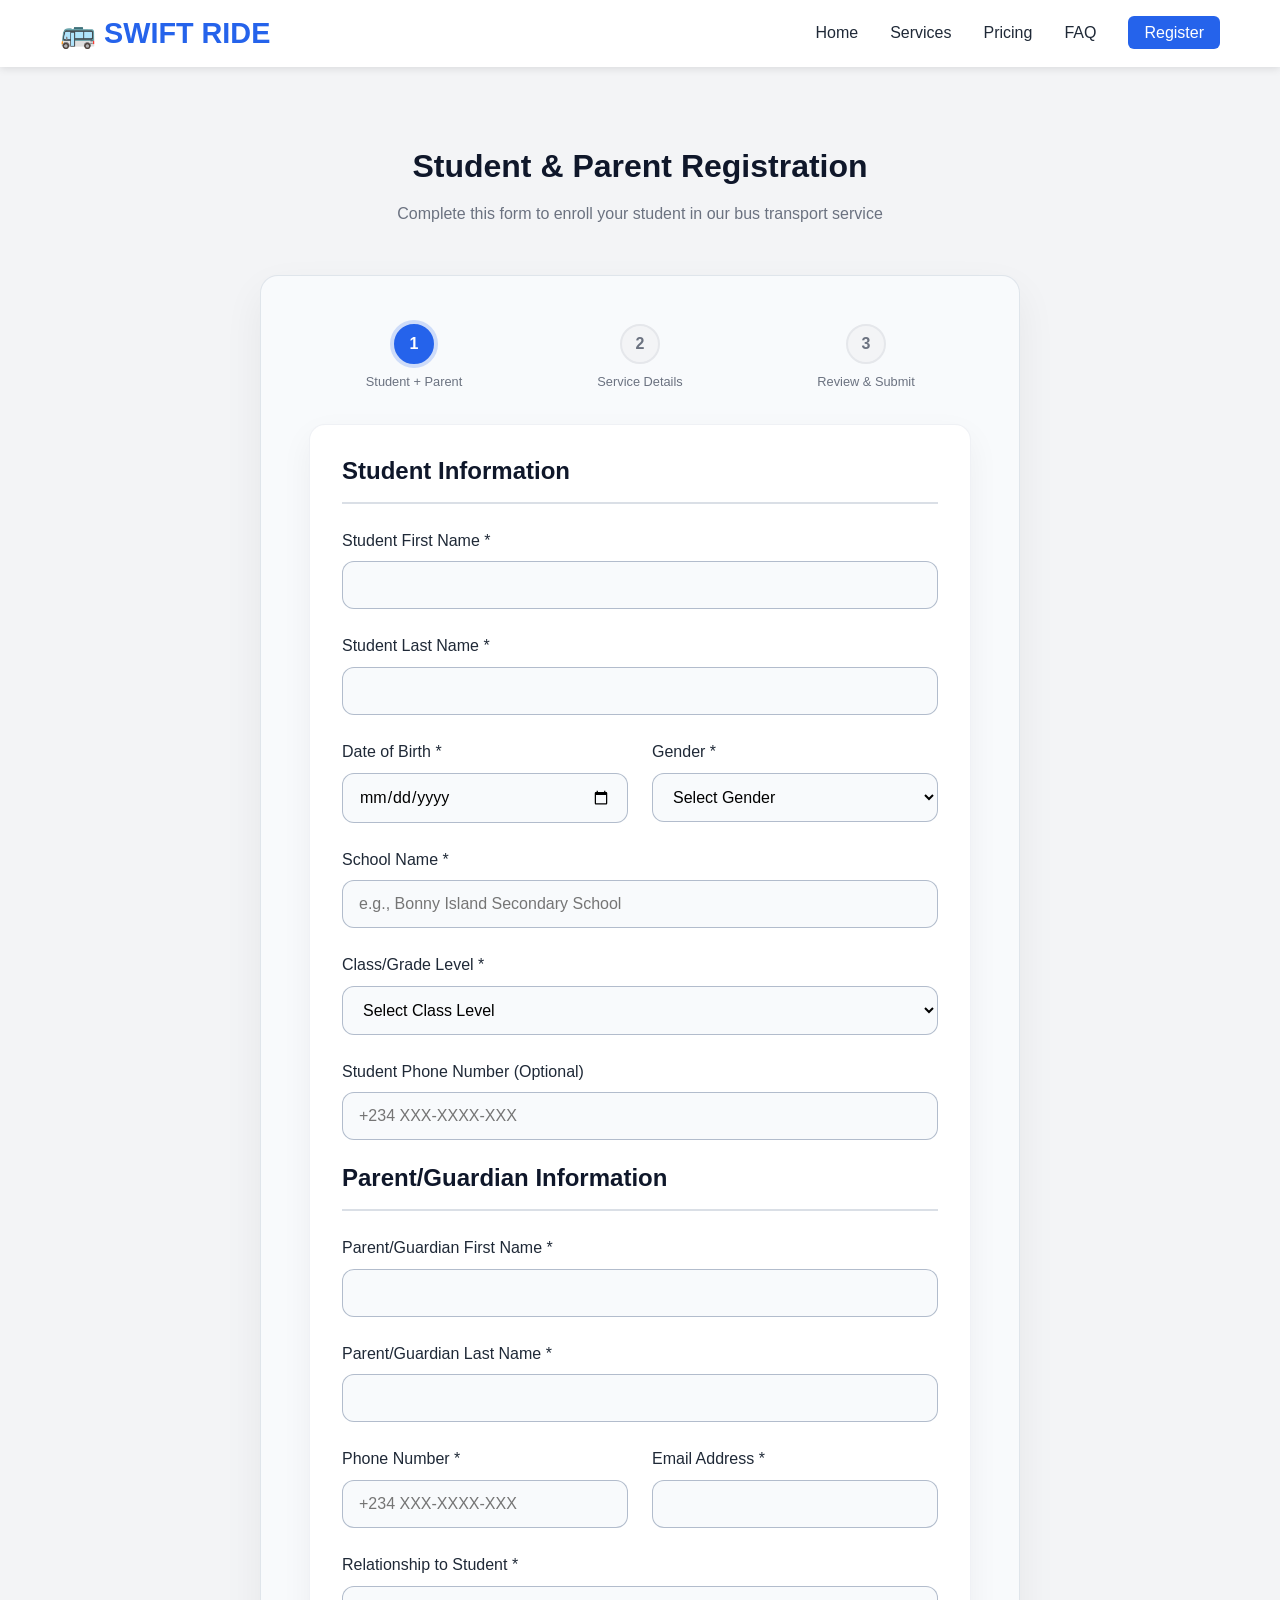
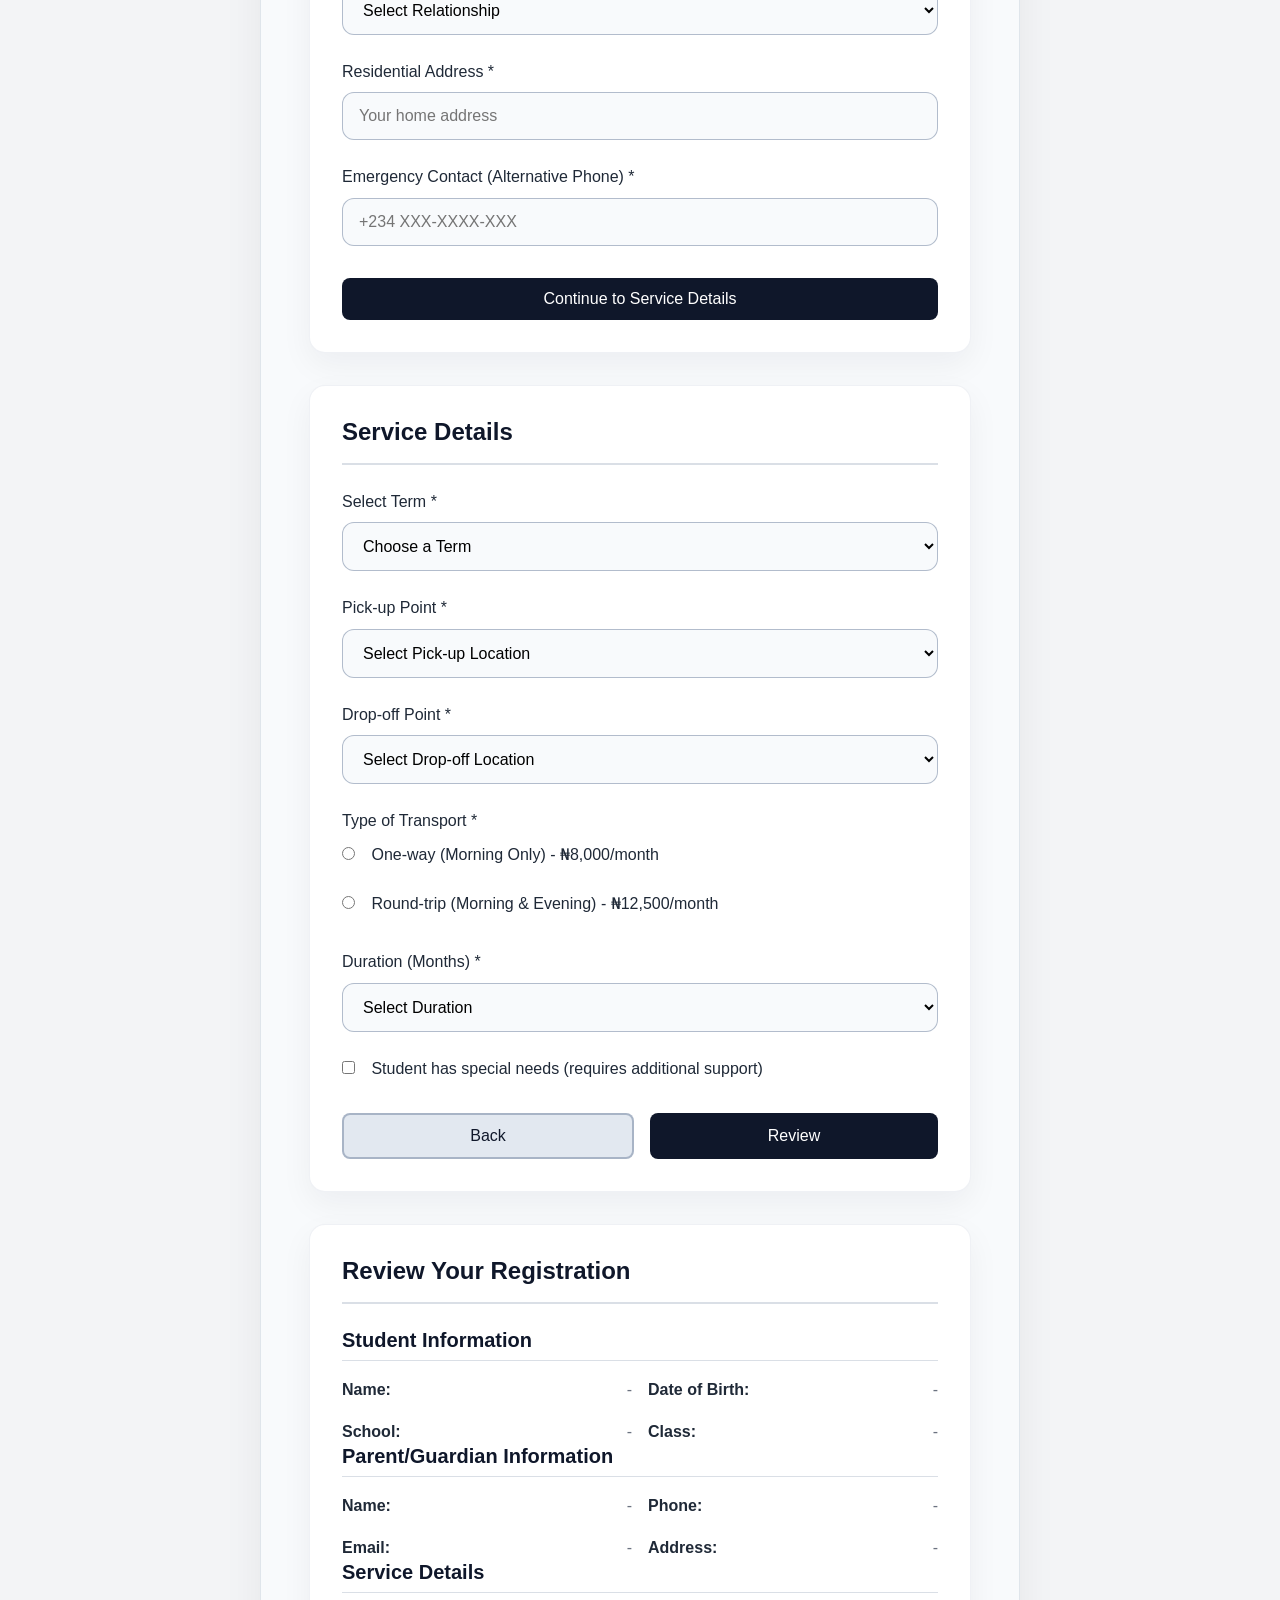
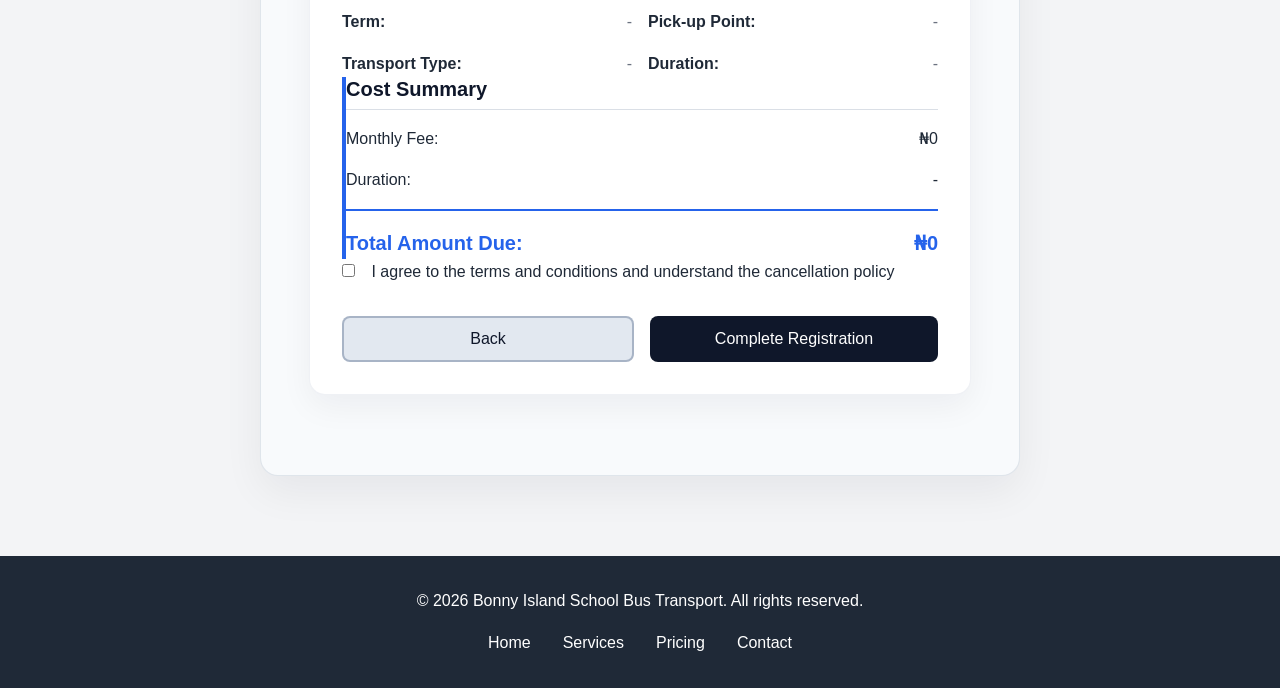
<file: registration.html>
<!DOCTYPE html>
<html lang="en">
<head>
    <meta charset="UTF-8">
    <meta name="viewport" content="width=device-width, initial-scale=1.0">
    <title>Student & Parent Registration - Bonny Island School Bus Transport</title>
    <link rel="stylesheet" href="styles.css">
</head>
<body>
    <!-- Navigation Bar -->
    <nav class="navbar">
        <div class="container">
            <div class="navbar-brand">
                <h1>🚌 SWIFT RIDE</h1>
            </div>
            <ul class="nav-menu">
                <li><a href="index.html" class="nav-link">Home</a></li>
                <li><a href="index.html#services" class="nav-link">Services</a></li>
                <li><a href="index.html#pricing" class="nav-link">Pricing</a></li>
                <li><a href="index.html#faq" class="nav-link">FAQ</a></li>
                <li><a href="#registration" class="nav-link btn-register active">Register</a></li>
            </ul>
            <div class="hamburger">
                <span></span>
                <span></span>
                <span></span>
            </div>
        </div>
    </nav>

    <!-- Registration Section -->
    <section id="registration" class="registration">
        <div class="container">
            <div class="registration-header">
                <h2>Student & Parent Registration</h2>
                <p>Complete this form to enroll your student in our bus transport service</p>
            </div>

            <div class="registration-form-container">
                <form class="registration-form" id="registrationForm" onsubmit="handleSubmit(event)">
                    <!-- Progress Indicator -->
                    <div class="form-progress">
                        <div class="progress-step active" data-step="1">
                            <span>1</span>
                            <p>Student + Parent</p>
                        </div>
                        <div class="progress-step" data-step="2">
                            <span>2</span>
                            <p>Service Details</p>
                        </div>
                        <div class="progress-step" data-step="3">
                            <span>3</span>
                            <p>Review & Submit</p>
                        </div>
                    </div>

                    <!-- Step 1: Student & Parent Information -->
                    <div class="form-step active" data-step="1">
                        <h3>Student Information</h3>
                        
                        <div class="form-group">
                            <label for="studentFirstName">Student First Name *</label>
                            <input type="text" id="studentFirstName" name="studentFirstName" required>
                        </div>

                        <div class="form-group">
                            <label for="studentLastName">Student Last Name *</label>
                            <input type="text" id="studentLastName" name="studentLastName" required>
                        </div>

                        <div class="form-row">
                            <div class="form-group">
                                <label for="dob">Date of Birth *</label>
                                <input type="date" id="dob" name="dob" required>
                            </div>
                            <div class="form-group">
                                <label for="gender">Gender *</label>
                                <select id="gender" name="gender" required>
                                    <option value="">Select Gender</option>
                                    <option value="Male">Male</option>
                                    <option value="Female">Female</option>
                                </select>
                            </div>
                        </div>

                        <div class="form-group">
                            <label for="school">School Name *</label>
                            <input type="text" id="school" name="school" placeholder="e.g., Bonny Island Secondary School" required>
                        </div>

                        <div class="form-group">
                            <label for="classLevel">Class/Grade Level *</label>
                            <select id="classLevel" name="classLevel" required>
                                <option value="">Select Class Level</option>
                                <option value="JSS1">JSS1</option>
                                <option value="JSS2">JSS2</option>
                                <option value="JSS3">JSS3</option>
                                <option value="SS1">SS1</option>
                                <option value="SS2">SS2</option>
                                <option value="SS3">SS3</option>
                                <option value="Primary 1">Primary 1</option>
                                <option value="Primary 2">Primary 2</option>
                                <option value="Primary 3">Primary 3</option>
                                <option value="Primary 4">Primary 4</option>
                                <option value="Primary 5">Primary 5</option>
                                <option value="Primary 6">Primary 6</option>
                            </select>
                        </div>

                        <div class="form-group">
                            <label for="studentPhone">Student Phone Number (Optional)</label>
                            <input type="tel" id="studentPhone" name="studentPhone" placeholder="+234 XXX-XXXX-XXX">
                        </div>

                        <h3>Parent/Guardian Information</h3>

                        <div class="form-group">
                            <label for="parentFirstName">Parent/Guardian First Name *</label>
                            <input type="text" id="parentFirstName" name="parentFirstName" required>
                        </div>

                        <div class="form-group">
                            <label for="parentLastName">Parent/Guardian Last Name *</label>
                            <input type="text" id="parentLastName" name="parentLastName" required>
                        </div>

                        <div class="form-row">
                            <div class="form-group">
                                <label for="parentPhone">Phone Number *</label>
                                <input type="tel" id="parentPhone" name="parentPhone" placeholder="+234 XXX-XXXX-XXX" required>
                            </div>
                            <div class="form-group">
                                <label for="parentEmail">Email Address *</label>
                                <input type="email" id="parentEmail" name="parentEmail" required>
                            </div>
                        </div>

                        <div class="form-group">
                            <label for="relationship">Relationship to Student *</label>
                            <select id="relationship" name="relationship" required>
                                <option value="">Select Relationship</option>
                                <option value="Father">Father</option>
                                <option value="Mother">Mother</option>
                                <option value="Guardian">Guardian</option>
                                <option value="Other">Other</option>
                            </select>
                        </div>

                        <div class="form-group">
                            <label for="parentAddress">Residential Address *</label>
                            <input type="text" id="parentAddress" name="parentAddress" placeholder="Your home address" required>
                        </div>

                        <div class="form-group">
                            <label for="emergencyContact">Emergency Contact (Alternative Phone) *</label>
                            <input type="tel" id="emergencyContact" name="emergencyContact" placeholder="+234 XXX-XXXX-XXX" required>
                        </div>

                        <div class="form-actions">
                            <button type="button" class="btn btn-primary" onclick="goToStep(2)">Continue to Service Details</button>
                        </div>
                    </div>

                    <!-- Step 2: Service Details -->
                    <div class="form-step active" data-step="2">
                        <h3>Service Details</h3>

                        <div class="form-group">
                            <label for="term">Select Term *</label>
                            <select id="term" name="term" required onchange="updateTermPrice()">
                                <option value="">Choose a Term</option>
                                <option value="Term 1">Term 1 (January - March) - ₦12,500/month</option>
                                <option value="Term 2">Term 2 (April - July) - ₦12,500/month</option>
                                <option value="Term 3">Term 3 (September - December) - ₦12,500/month</option>
                            </select>
                        </div>

                        <div class="form-group">
                            <label for="pickupPoint">Pick-up Point *</label>
                            <select id="pickupPoint" name="pickupPoint" required>
                                <option value="">Select Pick-up Location</option>
                                <option value="Central Bonny">Central Bonny - 6:30 AM</option>
                                <option value="East Bonny">East Bonny - 6:45 AM</option>
                                <option value="West Bonny">West Bonny - 7:00 AM</option>
                                <option value="North Bonny">North Bonny - 6:15 AM</option>
                                <option value="South Bonny">South Bonny - 7:15 AM</option>
                            </select>
                        </div>

                        <div class="form-group">
                            <label for="dropoffPoint">Drop-off Point *</label>
                            <select id="dropoffPoint" name="dropoffPoint" required>
                                <option value="">Select Drop-off Location</option>
                                <option value="School Main Gate">School Main Gate</option>
                                <option value="School Entrance A">School Entrance A</option>
                                <option value="School Entrance B">School Entrance B</option>
                            </select>
                        </div>

                        <div class="form-group">
                            <label for="transportType">Type of Transport *</label>
                            <div class="radio-group">
                                <label class="radio-label">
                                    <input type="radio" name="transportType" value="One-way (Morning)" required>
                                    One-way (Morning Only) - ₦8,000/month
                                </label>
                                <label class="radio-label">
                                    <input type="radio" name="transportType" value="Round-trip (Morning & Evening)" required>
                                    Round-trip (Morning & Evening) - ₦12,500/month
                                </label>
                            </div>
                        </div>

                        <div class="form-group">
                            <label for="month">Duration (Months) *</label>
                            <select id="month" name="month" required>
                                <option value="">Select Duration</option>
                                <option value="1">1 Month</option>
                                <option value="2">2 Months</option>
                                <option value="3">3 Months</option>
                                <option value="4">4 Months (Full Term)</option>
                            </select>
                        </div>

                        <div class="form-group">
                            <label class="checkbox-label">
                                <input type="checkbox" name="hasDisability" id="hasDisability" onchange="toggleDisabilityField()">
                                Student has special needs (requires additional support)
                            </label>
                        </div>

                        <div class="form-group" id="disabilityField" style="display:none;">
                            <label for="disabilityDetails">Please describe special needs:</label>
                            <textarea id="disabilityDetails" name="disabilityDetails" rows="3" placeholder="Briefly describe any special requirements..."></textarea>
                        </div>

                        <div class="form-actions">
                            <button type="button" class="btn btn-secondary" onclick="goToStep(1)">Back</button>
                            <button type="button" class="btn btn-primary" onclick="goToStep(3)">Review</button>
                        </div>
                    </div>

                    <!-- Step 3: Review & Submit -->
                    <div class="form-step" data-step="3">
                        <h3>Review Your Registration</h3>

                        <div class="review-section">
                            <h4>Student Information</h4>
                            <div class="review-grid">
                                <div class="review-item">
                                    <span class="label">Name:</span>
                                    <span id="reviewStudentName" class="value">-</span>
                                </div>
                                <div class="review-item">
                                    <span class="label">Date of Birth:</span>
                                    <span id="reviewDOB" class="value">-</span>
                                </div>
                                <div class="review-item">
                                    <span class="label">School:</span>
                                    <span id="reviewSchool" class="value">-</span>
                                </div>
                                <div class="review-item">
                                    <span class="label">Class:</span>
                                    <span id="reviewClass" class="value">-</span>
                                </div>
                            </div>
                        </div>

                        <div class="review-section">
                            <h4>Parent/Guardian Information</h4>
                            <div class="review-grid">
                                <div class="review-item">
                                    <span class="label">Name:</span>
                                    <span id="reviewParentName" class="value">-</span>
                                </div>
                                <div class="review-item">
                                    <span class="label">Phone:</span>
                                    <span id="reviewParentPhone" class="value">-</span>
                                </div>
                                <div class="review-item">
                                    <span class="label">Email:</span>
                                    <span id="reviewParentEmail" class="value">-</span>
                                </div>
                                <div class="review-item">
                                    <span class="label">Address:</span>
                                    <span id="reviewParentAddress" class="value">-</span>
                                </div>
                            </div>
                        </div>

                        <div class="review-section">
                            <h4>Service Details</h4>
                            <div class="review-grid">
                                <div class="review-item">
                                    <span class="label">Term:</span>
                                    <span id="reviewTerm" class="value">-</span>
                                </div>
                                <div class="review-item">
                                    <span class="label">Pick-up Point:</span>
                                    <span id="reviewPickup" class="value">-</span>
                                </div>
                                <div class="review-item">
                                    <span class="label">Transport Type:</span>
                                    <span id="reviewTransport" class="value">-</span>
                                </div>
                                <div class="review-item">
                                    <span class="label">Duration:</span>
                                    <span id="reviewDuration" class="value">-</span>
                                </div>
                            </div>
                        </div>

                        <div class="review-section cost-summary">
                            <h4>Cost Summary</h4>
                            <div class="cost-breakdown">
                                <div class="cost-item">
                                    <span>Monthly Fee:</span>
                                    <span id="monthlyFee">₦0</span>
                                </div>
                                <div class="cost-item">
                                    <span>Duration:</span>
                                    <span id="durationDisplay">-</span>
                                </div>
                                <div class="cost-item total">
                                    <span>Total Amount Due:</span>
                                    <span id="totalAmount">₦0</span>
                                </div>
                            </div>
                        </div>

                        <div class="form-group">
                            <label class="checkbox-label">
                                <input type="checkbox" name="agreeTerms" required>
                                I agree to the terms and conditions and understand the cancellation policy
                            </label>
                        </div>

                        <div class="form-actions">
                            <button type="button" class="btn btn-secondary" onclick="goToStep(3)">Back</button>
                            <button type="submit" class="btn btn-primary btn-submit">Complete Registration</button>
                        </div>
                    </div>
                </form>
            </div>
        </div>
    </section>

    <!-- Footer -->
    <footer class="footer">
        <div class="container">
            <p>&copy; 2026 Bonny Island School Bus Transport. All rights reserved.</p>
            <div class="footer-links">
                <a href="index.html">Home</a>
                <a href="index.html#services">Services</a>
                <a href="index.html#pricing">Pricing</a>
                <a href="index.html#contact">Contact</a>
            </div>
        </div>
    </footer>

    <script src="script.js"></script>
</body>
</html>
</file>
<file: styles.css>
/* ============================================
   GENERAL STYLES
   ============================================ */

* {
    margin: 0;
    padding: 0;
    box-sizing: border-box;
}

:root {
    --primary-color: #2563eb;
    --secondary-color: #1e40af;
    --accent-color: #f59e0b;
    --light-bg: #f3f4f6;
    --dark-text: #1f2937;
    --light-text: #6b7280;
    --border-color: #e5e7eb;
    --success-color: #10b981;
    --error-color: #ef4444;
}

html {
    scroll-behavior: smooth;
}

body {
    font-family: 'Segoe UI', Tahoma, Geneva, Verdana, sans-serif;
    line-height: 1.6;
    color: var(--dark-text);
    background-color: #fff;
}

.container {
    max-width: 1200px;
    margin: 0 auto;
    padding: 0 20px;
}

/* ============================================
   TYPOGRAPHY
   ============================================ */

h1, h2, h3, h4, h5, h6 {
    font-weight: 600;
    line-height: 1.2;
    margin-bottom: 1rem;
}

h1 {
    font-size: 2.5rem;
}

h2 {
    font-size: 2rem;
}

h3 {
    font-size: 1.5rem;
}

h4 {
    font-size: 1.25rem;
}

p {
    margin-bottom: 1rem;
    color: var(--light-text);
}

/* ============================================
   BUTTONS
   ============================================ */

.btn {
    display: inline-block;
    padding: 12px 28px;
    border: none;
    border-radius: 8px;
    font-size: 1rem;
    font-weight: 500;
    cursor: pointer;
    transition: all 0.3s ease;
    text-decoration: none;
    text-align: center;
}

.btn-primary {
    background-color: var(--primary-color);
    color: white;
}

.btn-primary:hover {
    background-color: var(--secondary-color);
    transform: translateY(-2px);
    box-shadow: 0 4px 12px rgba(37, 99, 235, 0.3);
}

.btn-secondary {
    background-color: var(--light-bg);
    color: var(--dark-text);
    border: 2px solid var(--border-color);
}

.btn-secondary:hover {
    background-color: var(--border-color);
    transform: translateY(-2px);
}

.btn-register-now {
    width: 100%;
    padding: 14px;
}

.btn-submit {
    width: 100%;
}

/* ============================================
   NAVIGATION
   ============================================ */

.navbar {
    background-color: white;
    box-shadow: 0 2px 8px rgba(0, 0, 0, 0.1);
    position: sticky;
    top: 0;
    z-index: 100;
}

.navbar .container {
    display: flex;
    justify-content: space-between;
    align-items: center;
    padding: 1rem 20px;
}

.navbar-brand h1 {
    font-size: 1.8rem;
    margin: 0;
    color: var(--primary-color);
}

.nav-menu {
    display: flex;
    list-style: none;
    gap: 2rem;
    align-items: center;
}

.nav-link {
    text-decoration: none;
    color: var(--dark-text);
    font-weight: 500;
    transition: color 0.3s ease;
}

.nav-link:hover,
.nav-link.active {
    color: var(--primary-color);
}

.nav-link.btn-register {
    background-color: var(--primary-color);
    color: white;
    padding: 8px 16px;
    border-radius: 6px;
}

.nav-link.btn-register:hover {
    background-color: var(--secondary-color);
}

.hamburger {
    display: none;
    flex-direction: column;
    cursor: pointer;
}

.hamburger span {
    width: 25px;
    height: 3px;
    background-color: var(--dark-text);
    margin: 5px 0;
    transition: 0.3s;
}

/* ============================================
   HERO SECTION
   ============================================ */

.hero {
    background: linear-gradient(135deg, var(--primary-color) 0%, var(--secondary-color) 100%);
    color: white;
    padding: 80px 20px;
}

.hero .container {
    display: grid;
    grid-template-columns: 1fr 1fr;
    gap: 3rem;
    align-items: center;
}

.hero-content h2 {
    font-size: 3rem;
    margin-bottom: 1rem;
    color: white;
}

.hero-content p {
    font-size: 1.2rem;
    margin-bottom: 2rem;
    color: rgba(255, 255, 255, 0.9);
}

.hero-buttons {
    display: flex;
    gap: 1rem;
}

.hero .btn {
    padding: 14px 32px;
}

.hero .btn-primary {
    background-color: white;
    color: var(--primary-color);
}

.hero .btn-primary:hover {
    background-color: var(--light-bg);
}

.hero .btn-secondary {
    background-color: transparent;
    color: white;
    border: 2px solid white;
}

.hero .btn-secondary:hover {
    background-color: rgba(255, 255, 255, 0.1);
}

    .hero-grid {
        display: grid;
        grid-template-columns: 1fr 1fr;
        gap: 3rem;
        align-items: center;
    }

    .hero-content {
        max-width: 560px;
        display: flex;
        flex-direction: column;
        justify-content: flex-start;
        gap: 1.5rem;
        visibility: visible;
        opacity: 1;
    }

    .hero-tag {
        display: inline-flex;
        align-items: center;
        gap: 0.5rem;
        margin-bottom: 1rem;
        padding: 0.65rem 1rem;
        border-radius: 999px;
        background-color: rgba(255, 255, 255, 0.16);
        color: rgba(255, 255, 255, 0.95);
        font-size: 0.85rem;
        letter-spacing: 0.08em;
        text-transform: uppercase;
    }

    .hero-visual {
        position: relative;
        display: grid;
        place-items: center;
        width: 100%;
        height: 100%;
        min-height: 500px;
    }

    .hero-photo {
        width: 100%;
        height: 100%;
        min-height: 500px;
        border-radius: 28px;
        box-shadow: 0 32px 90px rgba(15, 23, 42, 0.24);
        object-fit: cover;
        display: block;
    }

    .hero-illustration {
        position: absolute;
        bottom: -24px;
        right: -24px;
        width: 100px;
        height: 100px;
        display: flex;
        align-items: center;
        justify-content: center;
        background: rgba(255, 255, 255, 0.16);
        border: 1px solid rgba(255, 255, 255, 0.25);
        border-radius: 50%;
        color: white;
        font-size: 3rem;
        animation: float 3s ease-in-out infinite;
    }

    @media (max-width: 1024px) {
        .hero-grid {
            grid-template-columns: 1fr;
        }

        .hero {
            padding: 60px 20px;
        }
    }

    @media (max-width: 768px) {
        .hero-buttons {
            flex-direction: column;
            align-items: stretch;
        }

        .hero-buttons .btn {
            width: 100%;
        }

        .hero-illustration {
            position: static;
            margin: 1.5rem auto 0;
        }
    }

    @keyframes float {
        from {
            transform: translateY(0);
        }
        50% {
            transform: translateY(-20px);
        }
        to {
            transform: translateY(0);
        }
    }

/* ============================================
   SECTION STYLES
   ============================================ */

.section-title {
    text-align: center;
    font-size: 2.5rem;
    margin-bottom: 0.5rem;
    color: var(--dark-text);
}

.pricing-subtitle {
    text-align: center;
    color: var(--light-text);
    margin-bottom: 3rem;
}

section {
    padding: 80px 20px;
}

/* ============================================
   SERVICES SECTION
   ============================================ */

.services {
    background-color: var(--light-bg);
}

.services-grid {
    display: grid;
    grid-template-columns: repeat(auto-fit, minmax(300px, 1fr));
    gap: 2rem;
}

.service-card {
    background-color: white;
    padding: 2rem;
    border-radius: 12px;
    box-shadow: 0 2px 8px rgba(0, 0, 0, 0.08);
    transition: all 0.3s ease;
    text-align: center;
}

.service-card:hover {
    transform: translateY(-8px);
    box-shadow: 0 8px 24px rgba(0, 0, 0, 0.12);
}

.service-icon {
    font-size: 3rem;
    margin-bottom: 1rem;
}

.service-card h3 {
    color: var(--dark-text);
    margin-bottom: 0.5rem;
}

.service-card p {
    font-size: 0.95rem;
    color: var(--light-text);
}

/* ============================================
   PRICING SECTION
   ============================================ */

.pricing {
    background-color: white;
}

.pricing-grid {
    display: grid;
    grid-template-columns: repeat(auto-fit, minmax(300px, 1fr));
    gap: 2rem;
    margin-bottom: 4rem;
}

.price-card {
    background-color: white;
    border: 2px solid var(--border-color);
    border-radius: 12px;
    padding: 2rem;
    text-align: center;
    transition: all 0.3s ease;
    position: relative;
}

.price-card:hover {
    transform: translateY(-8px);
    box-shadow: 0 12px 32px rgba(37, 99, 235, 0.15);
}

.price-card.featured {
    border-color: var(--primary-color);
    border-width: 3px;
    transform: scale(1.05);
}

.term-badge {
    display: inline-block;
    background-color: var(--accent-color);
    color: white;
    padding: 0.5rem 1rem;
    border-radius: 20px;
    font-size: 0.85rem;
    font-weight: 600;
    margin-bottom: 1rem;
}

.featured-badge {
    background-color: var(--primary-color);
    box-shadow: 0 4px 12px rgba(37, 99, 235, 0.3);
}

.price-card h3 {
    font-size: 1.2rem;
    margin-bottom: 1rem;
    color: var(--dark-text);
}

.price {
    font-size: 2.5rem;
    font-weight: 700;
    color: var(--primary-color);
    margin-bottom: 0.5rem;
}

.price-period {
    color: var(--light-text);
    margin-bottom: 1.5rem;
    font-size: 0.95rem;
}

.price-features {
    list-style: none;
    margin-bottom: 2rem;
    text-align: left;
}

.price-features li {
    padding: 0.5rem 0;
    color: var(--light-text);
    border-bottom: 1px solid var(--border-color);
}

.price-features li:last-child {
    border-bottom: none;
}

.payment-options {
    background-color: var(--light-bg);
    padding: 3rem;
    border-radius: 12px;
    margin-top: 3rem;
}

.payment-options h3 {
    text-align: center;
    margin-bottom: 2rem;
}

.payment-grid {
    display: grid;
    grid-template-columns: repeat(auto-fit, minmax(250px, 1fr));
    gap: 2rem;
}

.payment-method {
    background-color: white;
    padding: 1.5rem;
    border-radius: 8px;
    text-align: center;
    box-shadow: 0 2px 4px rgba(0, 0, 0, 0.05);
}

.payment-method h4 {
    color: var(--primary-color);
    margin-bottom: 0.5rem;
}

/* ============================================
   FAQ SECTION
   ============================================ */

.faq {
    background-color: var(--light-bg);
}

.faq-grid {
    display: grid;
    grid-template-columns: repeat(auto-fit, minmax(300px, 1fr));
    gap: 2rem;
}

.faq-item {
    background-color: white;
    padding: 1.5rem;
    border-radius: 8px;
    border-left: 4px solid var(--primary-color);
}

.faq-item h3 {
    color: var(--primary-color);
    margin-bottom: 0.75rem;
    font-size: 1.1rem;
}

.faq-item p {
    color: var(--light-text);
    font-size: 0.95rem;
}

/* ============================================
   CONTACT SECTION
   ============================================ */

.contact {
    background-color: white;
}

.contact-grid {
    display: grid;
    grid-template-columns: repeat(auto-fit, minmax(250px, 1fr));
    gap: 2rem;
    margin-bottom: 3rem;
}

.contact-item {
    text-align: center;
    padding: 2rem;
    background-color: var(--light-bg);
    border-radius: 8px;
}

.contact-item h3 {
    color: var(--primary-color);
    margin-bottom: 0.5rem;
}

.quick-form {
    background-color: var(--light-bg);
    padding: 2rem;
    border-radius: 8px;
    max-width: 600px;
    margin: 0 auto;
}

.quick-form form {
    display: flex;
    flex-direction: column;
    gap: 1rem;
}

.quick-form input,
.quick-form textarea {
    padding: 12px;
    border: 1px solid var(--border-color);
    border-radius: 6px;
    font-family: inherit;
    font-size: 1rem;
}

.quick-form textarea {
    resize: vertical;
}

/* ============================================
   REGISTRATION SECTION
   ============================================ */

.registration {
    background-color: var(--light-bg);
    min-height: 100vh;
}

.registration-header {
    text-align: center;
    margin-bottom: 3rem;
}

.registration-header h2 {
    color: #0f172a;
}

.registration-form-container {
    max-width: 760px;
    margin: 0 auto;
    background-color: #f8fafc;
    padding: 3rem;
    border-radius: 18px;
    border: 1px solid rgba(148, 163, 184, 0.25);
    box-shadow: 0 16px 40px rgba(15, 23, 42, 0.06);
}

.form-progress {
    display: flex;
    justify-content: space-between;
    margin-bottom: 2rem;
    gap: 1rem;
    flex-wrap: wrap;
}

.progress-step {
    display: flex;
    flex-direction: column;
    align-items: center;
    color: var(--light-text);
    flex: 1;
    position: relative;
}

.progress-step:not(:last-child)::after {
    content: '';
    position: absolute;
    top: 20px;
    left: 50%;
    width: 100%;
    height: 2px;
    background-color: var(--border-color);
    z-index: -1;
}

.progress-step span {
    width: 40px;
    height: 40px;
    border-radius: 50%;
    background-color: var(--light-bg);
    border: 2px solid var(--border-color);
    display: flex;
    align-items: center;
    justify-content: center;
    font-weight: 600;
    margin-bottom: 0.5rem;
    transition: all 0.3s ease;
}

.progress-step.active span {
    background-color: var(--primary-color);
    color: white;
    border-color: var(--primary-color);
    box-shadow: 0 0 0 4px rgba(37, 99, 235, 0.2);
}

.progress-step.active,
.progress-step.completed {
    color: var(--primary-color);
}

.progress-step.completed span {
    background-color: var(--success-color);
    border-color: var(--success-color);
    color: white;
}

.progress-step p {
    font-size: 0.8rem;
    margin: 0;
}

.form-step {
    display: block;
    margin-bottom: 2rem;
    padding: 2rem;
    background-color: white;
    border: 1px solid rgba(148, 163, 184, 0.15);
    border-radius: 16px;
    box-shadow: 0 12px 32px rgba(15, 23, 42, 0.05);
}

.form-step.active {
    display: block;
    animation: fadeIn 0.3s ease;
}

@keyframes fadeIn {
    from { opacity: 0; }
    to { opacity: 1; }
}

.form-step h3 {
    color: #0f172a;
    margin-bottom: 1.5rem;
    border-bottom: 2px solid rgba(148, 163, 184, 0.35);
    padding-bottom: 1rem;
}

.form-group {
    margin-bottom: 1.5rem;
}

.form-group label {
    display: block;
    margin-bottom: 0.5rem;
    font-weight: 500;
    color: var(--dark-text);
}

.form-group input,
.form-group select,
.form-group textarea {
    width: 100%;
    padding: 14px 16px;
    border: 1px solid rgba(148, 163, 184, 0.7);
    border-radius: 12px;
    font-family: inherit;
    font-size: 1rem;
    transition: border-color 0.3s ease, box-shadow 0.3s ease;
    background-color: #f8fafc;
}

.form-group input:focus,
.form-group select:focus,
.form-group textarea:focus {
    outline: none;
    border-color: #0f172a;
    box-shadow: 0 0 0 4px rgba(15, 23, 42, 0.08);
}

.form-group textarea {
    resize: vertical;
}

.form-row {
    display: grid;
    grid-template-columns: 1fr 1fr;
    gap: 1.5rem;
}

.radio-group {
    display: flex;
    flex-direction: column;
    gap: 1rem;
}

.radio-label,
.checkbox-label {
    display: flex;
    align-items: center;
    cursor: pointer;
    font-weight: normal;
}

.radio-label input[type="radio"],
.checkbox-label input[type="checkbox"] {
    width: auto;
    margin-right: 0.75rem;
    cursor: pointer;
}

.form-actions {
    display: flex;
    gap: 1rem;
    margin-top: 2rem;
    flex-wrap: wrap;
}

.form-actions .btn {
    flex: 1;
    min-width: 150px;
}

.form-actions .btn-primary {
    background-color: #0f172a;
    color: white;
}

.form-actions .btn-primary:hover {
    background-color: #111827;
}

.form-actions .btn-secondary {
    background-color: #e2e8f0;
    color: #0f172a;
    border-color: rgba(148, 163, 184, 0.75);
}

    .whatsapp-float {
        position: fixed;
        right: 24px;
        bottom: 24px;
        width: 60px;
        height: 60px;
        background-color: #25d366;
        color: white;
        border-radius: 50%;
        display: flex;
        align-items: center;
        justify-content: center;
        text-decoration: none;
        box-shadow: 0 14px 35px rgba(37, 99, 235, 0.18);
        font-size: 1.6rem;
        z-index: 200;
        transition: transform 0.25s ease, box-shadow 0.25s ease;
    }

    .whatsapp-float:hover {
        transform: translateY(-3px);
        box-shadow: 0 20px 40px rgba(37, 99, 235, 0.22);
    }

    @media (max-width: 768px) {
        .whatsapp-float {
            right: 16px;
            bottom: 16px;
            width: 52px;
            height: 52px;
            font-size: 1.4rem;
        }
    }

.review-section h4 {
    color: #0f172a;
    margin-bottom: 1rem;
    border-bottom: 1px solid rgba(148, 163, 184, 0.35);
    padding-bottom: 0.5rem;
}

.review-grid {
    display: grid;
    grid-template-columns: 1fr 1fr;
    gap: 1rem;
}

.review-item {
    display: flex;
    justify-content: space-between;
}

.review-item .label {
    font-weight: 600;
    color: var(--dark-text);
}

.review-item .value {
    color: var(--light-text);
}

.cost-summary {
    background-color: linear-gradient(135deg, rgba(37, 99, 235, 0.1) 0%, rgba(37, 99, 235, 0.05) 100%);
    border-left: 4px solid var(--primary-color);
}

.cost-breakdown {
    display: flex;
    flex-direction: column;
    gap: 1rem;
}

.cost-item {
    display: flex;
    justify-content: space-between;
    font-size: 1rem;
}

.cost-item.total {
    border-top: 2px solid var(--primary-color);
    padding-top: 1rem;
    font-size: 1.25rem;
    font-weight: 700;
    color: var(--primary-color);
}

/* ============================================
   FOOTER
   ============================================ */

.footer {
    background-color: var(--dark-text);
    color: white;
    padding: 2rem;
    text-align: center;
}

.footer p {
    margin-bottom: 1rem;
    color: white;
}

.footer-links {
    display: flex;
    justify-content: center;
    gap: 2rem;
    flex-wrap: wrap;
}

.footer-links a {
    color: white;
    text-decoration: none;
    transition: color 0.3s ease;
}

.footer-links a:hover {
    color: var(--primary-color);
}

/* ============================================
   RESPONSIVE DESIGN
   ============================================ */

@media (max-width: 768px) {
    .navbar .container {
        padding: 1rem 20px;
    }

    .navbar-brand h1 {
        font-size: 1.3rem;
    }

    .nav-menu {
        display: none;
        position: absolute;
        top: 70px;
        left: 0;
        right: 0;
        background-color: white;
        flex-direction: column;
        gap: 1rem;
        padding: 1rem;
        box-shadow: 0 4px 8px rgba(0, 0, 0, 0.1);
    }

    .nav-menu.active {
        display: flex;
    }

    .hamburger {
        display: flex;
    }

    h1 {
        font-size: 1.8rem;
    }

    h2 {
        font-size: 1.5rem;
    }

    h3 {
        font-size: 1.2rem;
    }

    .section-title {
        font-size: 1.8rem;
    }

    .hero .container {
        grid-template-columns: 1fr;
    }

    .hero-content h2 {
        font-size: 2rem;
    }

    .hero-content p {
        font-size: 1rem;
    }

    .hero-buttons {
        flex-direction: column;
    }

    .hero-buttons .btn {
        width: 100%;
    }

    .bus-illustration {
        font-size: 6rem;
    }

    .services-grid,
    .pricing-grid,
    .faq-grid,
    .contact-grid,
    .payment-grid {
        grid-template-columns: 1fr;
    }

    .price-card.featured {
        transform: scale(1);
    }

    .form-row {
        grid-template-columns: 1fr;
    }

    .form-progress {
        flex-wrap: wrap;
        gap: 1rem;
    }

    .progress-step:not(:last-child)::after {
        display: none;
    }

    .progress-step span {
        width: 35px;
        height: 35px;
        font-size: 0.9rem;
    }

    .progress-step p {
        font-size: 0.7rem;
    }

    .registration-form-container {
        padding: 1.5rem;
        margin: 0 20px;
    }

    .review-grid {
        grid-template-columns: 1fr;
    }

    .form-actions {
        flex-direction: column;
    }

    .footer-links {
        gap: 1rem;
    }
}

@media (max-width: 480px) {
    .container {
        padding: 0 15px;
    }

    .navbar-brand h1 {
        font-size: 1rem;
    }

    section {
        padding: 50px 15px;
    }

    h1 {
        font-size: 1.5rem;
    }

    h2 {
        font-size: 1.3rem;
    }

    .section-title {
        font-size: 1.5rem;
    }

    .price {
        font-size: 2rem;
    }

    .hero-content h2 {
        font-size: 1.5rem;
    }

    .registration-form-container {
        padding: 1rem;
        margin: 0 10px;
    }

    .service-card,
    .price-card,
    .faq-item {
        padding: 1.5rem;
    }

    .progress-step span {
        width: 30px;
        height: 30px;
        font-size: 0.8rem;
    }
}
</file>
